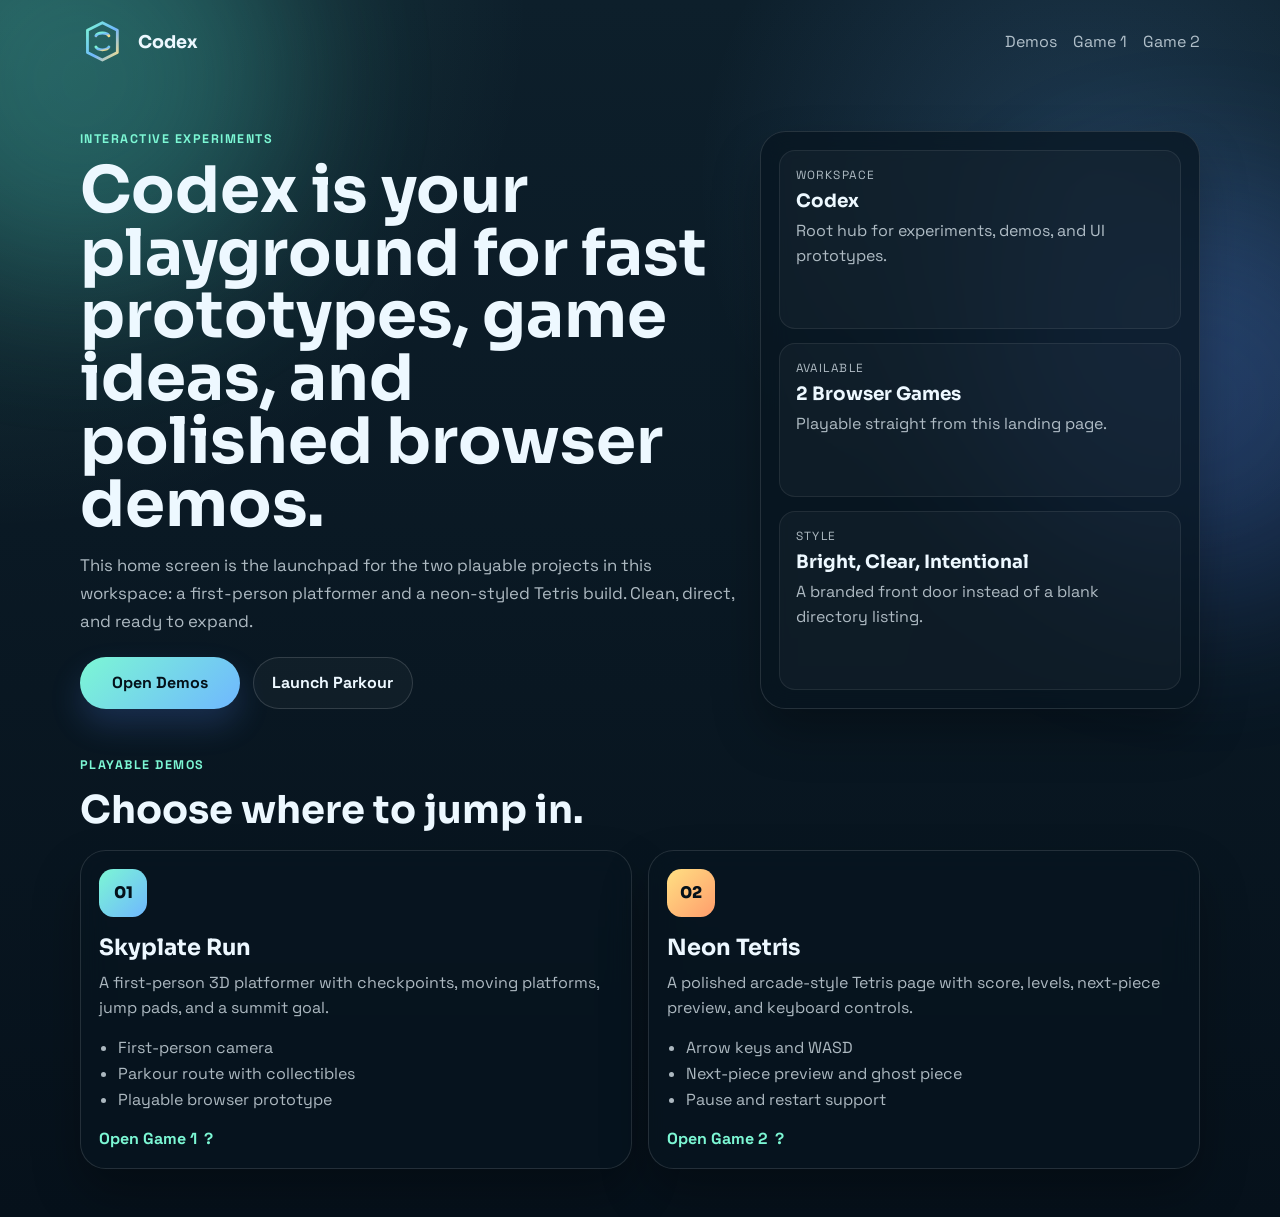
<file: index.html>
<!DOCTYPE html>
<html lang='en'>
<head>
  <meta charset='UTF-8'>
  <meta name='viewport' content='width=device-width, initial-scale=1.0'>
  <title>Codex</title>
  <link rel='stylesheet' href='./style.css'>
</head>
<body>
  <div class='bg-orb orb-a'></div>
  <div class='bg-orb orb-b'></div>

  <header class='site-header'>
    <a class='brand' href='./index.html' aria-label='Codex home'>
      <svg class='brand-mark' viewBox='0 0 96 96' role='img' aria-label='Codex logo'>
        <defs>
          <linearGradient id='codexGradient' x1='0%' y1='0%' x2='100%' y2='100%'>
            <stop offset='0%' stop-color='#7cf7d4'></stop>
            <stop offset='55%' stop-color='#6fb7ff'></stop>
            <stop offset='100%' stop-color='#ffe083'></stop>
          </linearGradient>
        </defs>
        <path d='M48 8 80 24v48L48 88 16 72V24Z' fill='none' stroke='url(#codexGradient)' stroke-width='6' stroke-linejoin='round'></path>
        <path d='M34 36c4-8 24-8 28 0' fill='none' stroke='url(#codexGradient)' stroke-width='6' stroke-linecap='round'></path>
        <path d='M34 60c4 8 24 8 28 0' fill='none' stroke='url(#codexGradient)' stroke-width='6' stroke-linecap='round'></path>
        <path d='M32 48h32' fill='none' stroke='url(#codexGradient)' stroke-width='6' stroke-linecap='round'></path>
      </svg>
      <span>Codex</span>
    </a>
    <nav class='nav-links'>
      <a href='#demos'>Demos</a>
      <a href='./game1/index.html'>Game 1</a>
      <a href='./game2/index.html'>Game 2</a>
    </nav>
  </header>

  <main>
    <section class='hero'>
      <div class='hero-copy'>
        <p class='eyebrow'>Interactive Experiments</p>
        <h1>Codex is your playground for fast prototypes, game ideas, and polished browser demos.</h1>
        <p class='hero-text'>This home screen is the launchpad for the two playable projects in this workspace: a first-person platformer and a neon-styled Tetris build. Clean, direct, and ready to expand.</p>
        <div class='hero-actions'>
          <a class='button primary' href='#demos'>Open Demos</a>
          <a class='button secondary' href='./game1/index.html'>Launch Parkour</a>
        </div>
      </div>

      <section class='hero-panel' aria-label='Codex summary'>
        <div class='panel-grid'>
          <article>
            <span class='panel-label'>Workspace</span>
            <strong>Codex</strong>
            <p>Root hub for experiments, demos, and UI prototypes.</p>
          </article>
          <article>
            <span class='panel-label'>Available</span>
            <strong>2 Browser Games</strong>
            <p>Playable straight from this landing page.</p>
          </article>
          <article>
            <span class='panel-label'>Style</span>
            <strong>Bright, Clear, Intentional</strong>
            <p>A branded front door instead of a blank directory listing.</p>
          </article>
        </div>
      </section>
    </section>

    <section class='demos' id='demos'>
      <div class='section-head'>
        <p class='eyebrow'>Playable Demos</p>
        <h2>Choose where to jump in.</h2>
      </div>

      <div class='card-grid'>
        <article class='demo-card'>
          <div class='demo-icon sky'>01</div>
          <h3>Skyplate Run</h3>
          <p>A first-person 3D platformer with checkpoints, moving platforms, jump pads, and a summit goal.</p>
          <ul class='feature-list'>
            <li>First-person camera</li>
            <li>Parkour route with collectibles</li>
            <li>Playable browser prototype</li>
          </ul>
          <a class='card-link' href='./game1/index.html'>Open Game 1</a>
        </article>

        <article class='demo-card'>
          <div class='demo-icon neon'>02</div>
          <h3>Neon Tetris</h3>
          <p>A polished arcade-style Tetris page with score, levels, next-piece preview, and keyboard controls.</p>
          <ul class='feature-list'>
            <li>Arrow keys and WASD</li>
            <li>Next-piece preview and ghost piece</li>
            <li>Pause and restart support</li>
          </ul>
          <a class='card-link' href='./game2/index.html'>Open Game 2</a>
        </article>
      </div>
    </section>
  </main>
</body>
</html>
</file>
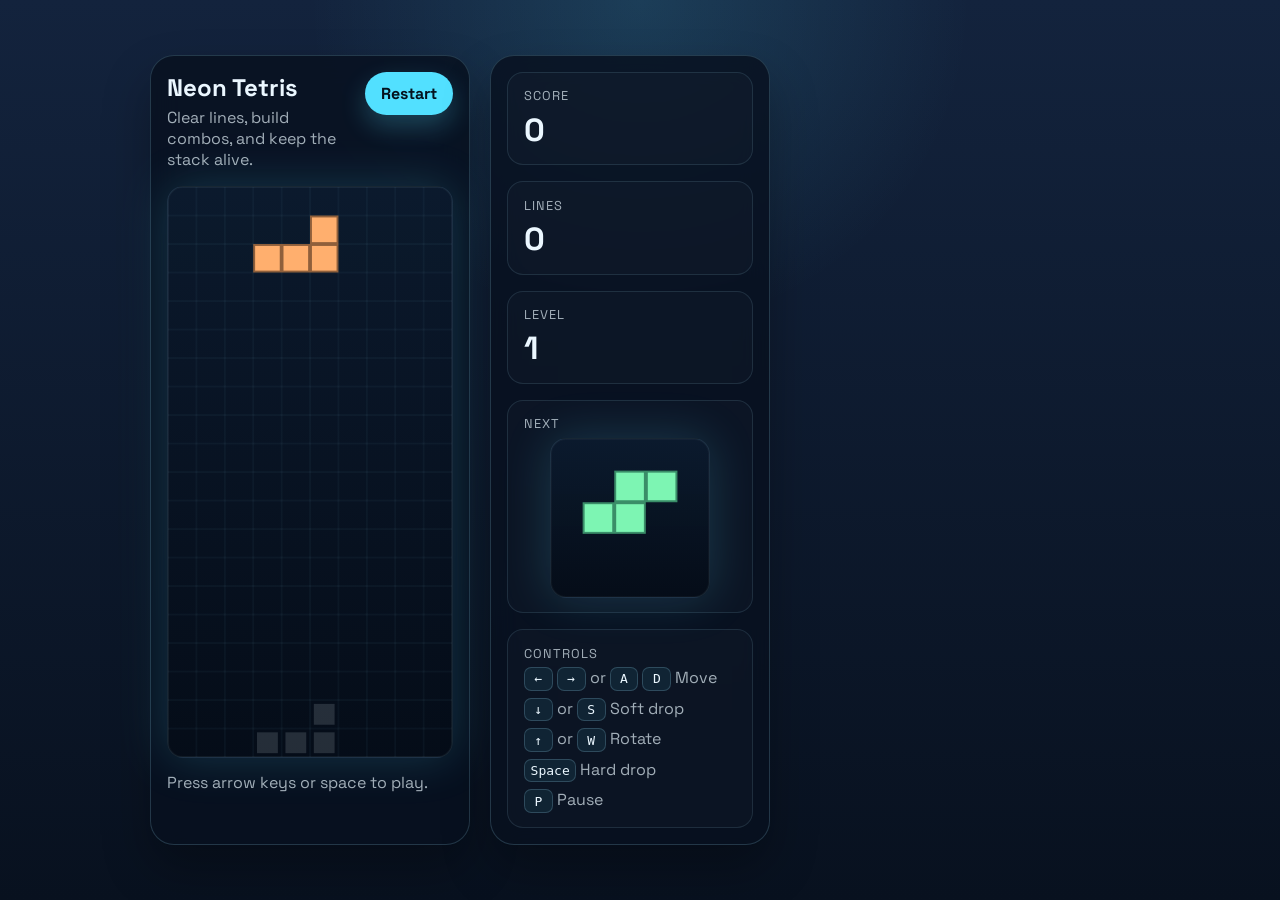
<file: game2/index.html>
<!DOCTYPE html>
<html lang='en'>
<head>
  <meta charset='UTF-8'>
  <meta name='viewport' content='width=device-width, initial-scale=1.0'>
  <title>Tetris</title>
  <link rel='stylesheet' href='./style.css'>
</head>
<body>
  <main class='layout'>
    <section class='panel game-panel'>
      <div class='panel-header'>
        <div>
          <h1>Neon Tetris</h1>
          <p>Clear lines, build combos, and keep the stack alive.</p>
        </div>
        <button id='restart' type='button'>Restart</button>
      </div>
      <canvas id='board' width='300' height='600' aria-label='Tetris board'></canvas>
      <p id='message' class='message'>Press any arrow key or space to begin.</p>
    </section>

    <aside class='panel sidebar'>
      <div class='stat-card'>
        <span class='label'>Score</span>
        <strong id='score'>0</strong>
      </div>
      <div class='stat-card'>
        <span class='label'>Lines</span>
        <strong id='lines'>0</strong>
      </div>
      <div class='stat-card'>
        <span class='label'>Level</span>
        <strong id='level'>1</strong>
      </div>

      <div class='preview-wrap'>
        <span class='label'>Next</span>
        <canvas id='next' width='160' height='160' aria-label='Next piece preview'></canvas>
      </div>

      <div class='controls'>
        <span class='label'>Controls</span>
        <p><kbd>&larr;</kbd> <kbd>&rarr;</kbd> or <kbd>A</kbd> <kbd>D</kbd> Move</p>
        <p><kbd>&darr;</kbd> or <kbd>S</kbd> Soft drop</p>
        <p><kbd>&uarr;</kbd> or <kbd>W</kbd> Rotate</p>
        <p><kbd>Space</kbd> Hard drop</p>
        <p><kbd>P</kbd> Pause</p>
      </div>
    </aside>
  </main>

  <script type='module' src='./main.js'></script>
</body>
</html>
</file>
<file: style.css>
@import url('https://fonts.googleapis.com/css2?family=Space+Grotesk:wght@400;500;700&family=Sora:wght@600;700;800&display=swap');

:root {
  --bg: #06111b;
  --bg-2: #0d1f2b;
  --panel: rgba(8, 21, 31, 0.74);
  --panel-border: rgba(255, 255, 255, 0.12);
  --text: #edf8ff;
  --muted: rgba(237, 248, 255, 0.72);
  --accent: #7cf7d4;
  --accent-2: #6fb7ff;
  --accent-3: #ffe083;
  --shadow: rgba(0, 0, 0, 0.28);
}

* {
  box-sizing: border-box;
}

html,
body {
  margin: 0;
  min-height: 100%;
}

body {
  position: relative;
  overflow-x: hidden;
  font-family: 'Space Grotesk', sans-serif;
  color: var(--text);
  background:
    radial-gradient(circle at top left, rgba(124, 247, 212, 0.16), transparent 30%),
    radial-gradient(circle at 85% 15%, rgba(111, 183, 255, 0.18), transparent 26%),
    linear-gradient(180deg, var(--bg-2), var(--bg));
}

.bg-orb {
  position: fixed;
  width: 26rem;
  height: 26rem;
  border-radius: 50%;
  filter: blur(80px);
  opacity: 0.24;
  pointer-events: none;
}

.orb-a {
  top: -8rem;
  left: -8rem;
  background: #4debd7;
}

.orb-b {
  right: -8rem;
  top: 12rem;
  background: #5b8cff;
}

.site-header,
.hero,
.demos {
  width: min(1120px, calc(100% - 2rem));
  margin: 0 auto;
}

.site-header {
  position: relative;
  z-index: 1;
  display: flex;
  justify-content: space-between;
  align-items: center;
  padding: 1.2rem 0;
}

.brand {
  display: inline-flex;
  align-items: center;
  gap: 0.8rem;
  color: var(--text);
  text-decoration: none;
  font-family: 'Sora', sans-serif;
  font-weight: 700;
  font-size: 1.1rem;
}

.brand-mark {
  width: 2.8rem;
  height: 2.8rem;
}

.nav-links {
  display: inline-flex;
  gap: 1rem;
}

.nav-links a,
.card-link {
  color: var(--text);
  text-decoration: none;
}

.nav-links a {
  color: var(--muted);
}

.nav-links a:hover,
.card-link:hover,
.brand:hover {
  opacity: 0.92;
}

main {
  position: relative;
  z-index: 1;
  padding-bottom: 3rem;
}

.hero {
  display: grid;
  grid-template-columns: minmax(0, 1.2fr) minmax(280px, 0.8fr);
  gap: 1.25rem;
  align-items: stretch;
  padding: 3rem 0 2rem;
}

.eyebrow {
  margin: 0 0 0.8rem;
  color: var(--accent);
  text-transform: uppercase;
  letter-spacing: 0.12em;
  font-size: 0.78rem;
  font-weight: 700;
}

h1,
h2,
h3,
p,
ul {
  margin: 0;
}

h1,
h2,
h3 {
  font-family: 'Sora', sans-serif;
}

h1 {
  font-size: clamp(2.6rem, 5vw, 4.8rem);
  line-height: 0.98;
  max-width: 13ch;
}

.hero-text {
  margin-top: 1rem;
  max-width: 60ch;
  font-size: 1.05rem;
  line-height: 1.65;
  color: var(--muted);
}

.hero-actions {
  display: flex;
  gap: 0.8rem;
  flex-wrap: wrap;
  margin-top: 1.35rem;
}

.button {
  display: inline-flex;
  align-items: center;
  justify-content: center;
  min-width: 10rem;
  padding: 0.9rem 1.15rem;
  border-radius: 999px;
  text-decoration: none;
  font-weight: 700;
}

.button.primary {
  background: linear-gradient(135deg, var(--accent), var(--accent-2));
  color: #04111a;
  box-shadow: 0 1rem 2rem rgba(91, 140, 255, 0.2);
}

.button.secondary {
  border: 1px solid rgba(255, 255, 255, 0.14);
  background: rgba(255, 255, 255, 0.03);
  color: var(--text);
}

.hero-panel,
.demo-card {
  border: 1px solid var(--panel-border);
  border-radius: 1.6rem;
  background: var(--panel);
  backdrop-filter: blur(14px);
  box-shadow: 0 1.5rem 3rem var(--shadow);
}

.hero-panel {
  padding: 1.1rem;
}

.panel-grid {
  display: grid;
  gap: 0.9rem;
  height: 100%;
}

.panel-grid article {
  border-radius: 1rem;
  padding: 1rem;
  background: rgba(255, 255, 255, 0.03);
  border: 1px solid rgba(255, 255, 255, 0.08);
}

.panel-label {
  display: block;
  font-size: 0.74rem;
  text-transform: uppercase;
  letter-spacing: 0.12em;
  color: var(--muted);
  margin-bottom: 0.45rem;
}

.panel-grid strong {
  display: block;
  font-family: 'Sora', sans-serif;
  font-size: 1.15rem;
  margin-bottom: 0.35rem;
}

.panel-grid p,
.demo-card p,
.feature-list {
  color: var(--muted);
  line-height: 1.6;
}

.demos {
  padding-top: 1rem;
}

.section-head {
  margin-bottom: 1rem;
}

h2 {
  font-size: clamp(1.8rem, 3vw, 2.8rem);
}

.card-grid {
  display: grid;
  grid-template-columns: repeat(2, minmax(0, 1fr));
  gap: 1rem;
}

.demo-card {
  padding: 1.15rem;
}

.demo-icon {
  width: 3rem;
  height: 3rem;
  border-radius: 0.9rem;
  display: grid;
  place-items: center;
  font-family: 'Sora', sans-serif;
  font-weight: 800;
  margin-bottom: 1rem;
  color: #04111a;
}

.demo-icon.sky {
  background: linear-gradient(135deg, #7cf7d4, #6fb7ff);
}

.demo-icon.neon {
  background: linear-gradient(135deg, #ffe083, #ff9d6c);
}

h3 {
  font-size: 1.4rem;
  margin-bottom: 0.55rem;
}

.feature-list {
  padding-left: 1.15rem;
  margin: 0.9rem 0 1rem;
}

.card-link {
  display: inline-flex;
  align-items: center;
  gap: 0.4rem;
  font-weight: 700;
  color: var(--accent);
}

.card-link::after {
  content: '?';
}

@media (max-width: 860px) {
  .site-header {
    flex-direction: column;
    align-items: flex-start;
    gap: 0.9rem;
  }

  .hero,
  .card-grid {
    grid-template-columns: 1fr;
  }
}
</file>
<file: game2/style.css>
@import url('https://fonts.googleapis.com/css2?family=Space+Grotesk:wght@400;500;700&display=swap');

:root {
  --bg: #08111f;
  --bg-accent: #13233d;
  --panel: rgba(8, 17, 31, 0.82);
  --panel-border: rgba(163, 230, 255, 0.18);
  --text: #ebf7ff;
  --muted: rgba(235, 247, 255, 0.68);
  --glow: rgba(82, 224, 255, 0.18);
  --button: #52e0ff;
  --button-text: #04111d;
}

* {
  box-sizing: border-box;
}

html,
body {
  margin: 0;
  min-height: 100%;
  font-family: 'Space Grotesk', sans-serif;
  color: var(--text);
  background:
    radial-gradient(circle at top, rgba(82, 224, 255, 0.14), transparent 30%),
    linear-gradient(180deg, var(--bg-accent), var(--bg));
}

body {
  min-height: 100vh;
  display: grid;
  place-items: center;
  padding: 1.5rem;
}

.layout {
  width: min(980px, 100%);
  display: grid;
  grid-template-columns: minmax(280px, 320px) minmax(220px, 280px);
  gap: 1.25rem;
}

.panel {
  background: var(--panel);
  border: 1px solid var(--panel-border);
  border-radius: 1.5rem;
  box-shadow: 0 1.5rem 3rem rgba(0, 0, 0, 0.28);
  backdrop-filter: blur(14px);
}

.game-panel {
  padding: 1rem;
}

.panel-header {
  display: flex;
  justify-content: space-between;
  align-items: start;
  gap: 1rem;
  margin-bottom: 1rem;
}

h1,
p {
  margin: 0;
}

h1 {
  font-size: 1.5rem;
  margin-bottom: 0.25rem;
}

.panel-header p,
.controls p,
.message {
  color: var(--muted);
}

button {
  border: 0;
  border-radius: 999px;
  background: var(--button);
  color: var(--button-text);
  font: inherit;
  font-weight: 700;
  padding: 0.7rem 1rem;
  cursor: pointer;
  box-shadow: 0 0.7rem 1.6rem rgba(82, 224, 255, 0.24);
}

button:hover {
  transform: translateY(-1px);
}

#board,
#next {
  display: block;
  width: 100%;
  background:
    linear-gradient(180deg, rgba(12, 27, 47, 0.92), rgba(5, 13, 24, 0.96));
  border-radius: 1rem;
  border: 1px solid rgba(163, 230, 255, 0.12);
  box-shadow: inset 0 0 0 1px rgba(255, 255, 255, 0.03), 0 0 3rem var(--glow);
}

#board {
  aspect-ratio: 1 / 2;
  height: auto;
}

.message {
  min-height: 1.5rem;
  margin-top: 0.9rem;
}

.sidebar {
  padding: 1rem;
  display: grid;
  gap: 1rem;
  align-content: start;
}

.stat-card,
.preview-wrap,
.controls {
  border: 1px solid rgba(163, 230, 255, 0.12);
  border-radius: 1rem;
  padding: 0.9rem 1rem;
  background: rgba(255, 255, 255, 0.02);
}

.label {
  display: block;
  font-size: 0.8rem;
  letter-spacing: 0.08em;
  text-transform: uppercase;
  color: var(--muted);
  margin-bottom: 0.35rem;
}

.stat-card strong {
  font-size: 2rem;
}

.preview-wrap canvas {
  width: 100%;
  max-width: 160px;
  margin: 0 auto;
}

.controls p + p {
  margin-top: 0.45rem;
}

kbd {
  display: inline-block;
  min-width: 1.8rem;
  padding: 0.2rem 0.35rem;
  border-radius: 0.45rem;
  border: 1px solid rgba(163, 230, 255, 0.2);
  background: rgba(82, 224, 255, 0.08);
  color: var(--text);
  text-align: center;
}

@media (max-width: 820px) {
  .layout {
    grid-template-columns: 1fr;
  }
}
</file>
